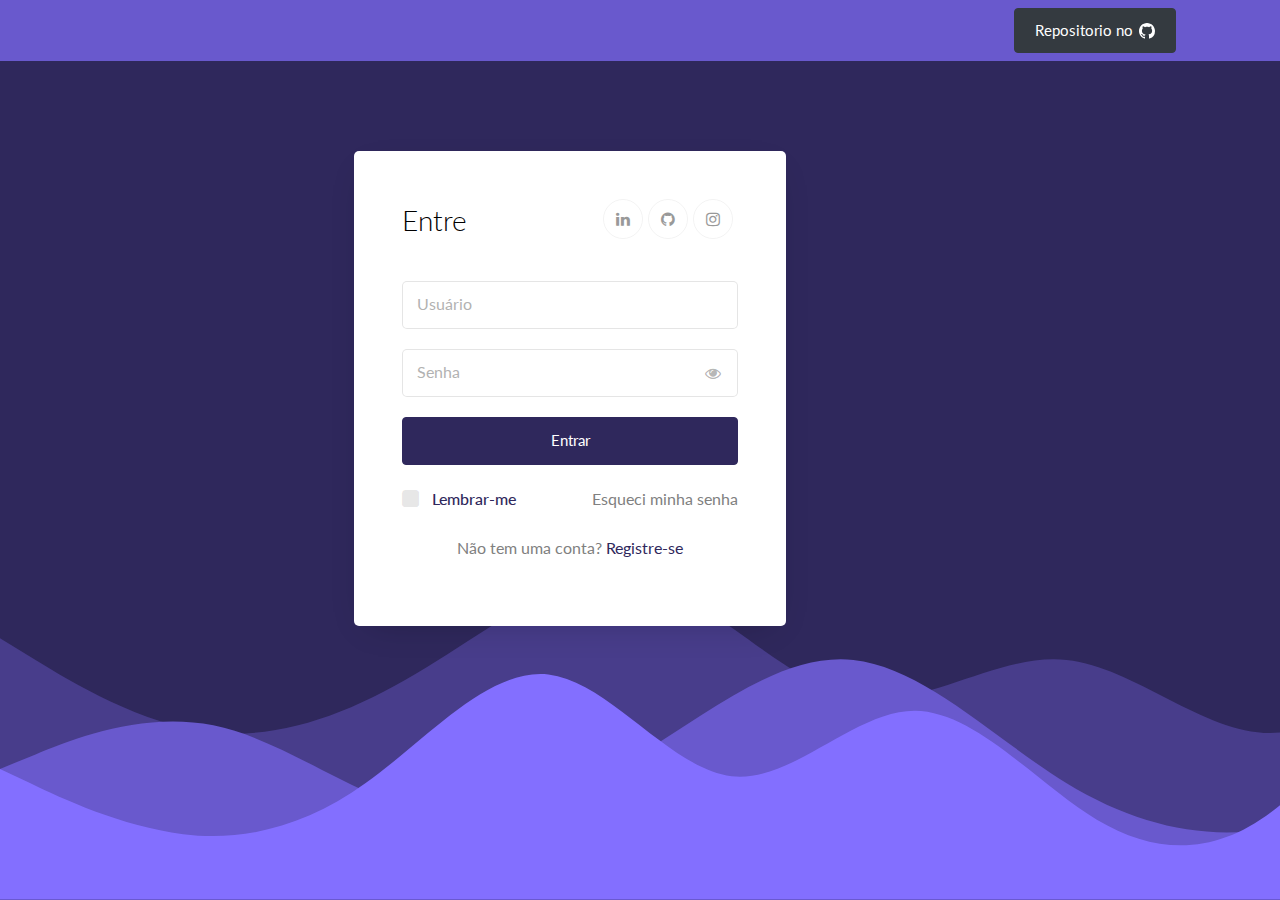
<file: index.html>
<!DOCTYPE html>
<html lang="pt">

<head>
    <meta charset="UTF-8">
    <meta http-equiv="X-UA-Compatible" content="IE=edge">
    <meta name="viewport" content="width=device-width, initial-scale=1.0">
    <title>Portifólio Guilherme Castello</title>
    <link rel="stylesheet" type="text/css" href="css/index.css" media="screen" />
    <link rel="stylesheet" href="https://stackpath.bootstrapcdn.com/bootstrap/4.1.3/css/bootstrap.min.css"
        integrity="sha384-MCw98/SFnGE8fJT3GXwEOngsV7Zt27NXFoaoApmYm81iuXoPkFOJwJ8ERdknLPMO" crossorigin="anonymous">
    <link rel="stylesheet" href="https://fonts.googleapis.com/css?family=Lato:300,400,700&display=swap">
    <link rel="stylesheet" href="https://stackpath.bootstrapcdn.com/font-awesome/4.7.0/css/font-awesome.min.css">
    <link rel="stylesheet" href="css/login.css">
    <link rel="icon" href="/images/favicon-logo.ico" />
</head>

<body>
    <header>
        <!--Navbar-->
        <nav class="navbar navbar-expand-lg navbar-light bg-light" style="background-color: #6959CD !important">
            <a style="display: none" class="navbar-brand" href="index.html">Portifólio Guilherme Castello</a>
            <div style="width: 80%;"></div>
            <a style="display:inline-block" target="_blank" href="https://github.com/castellogui/dashboard-management">
                <button type="button" class="btn btn-dark">Repositorio no
                    <svg style="margin-left: 2px; margin-bottom: 3px;" xmlns="http://www.w3.org/2000/svg" width="16"
                        height="16" fill="currentColor" class="bi bi-github" viewBox="0 0 16 16">
                        <path
                            d="M8 0C3.58 0 0 3.58 0 8c0 3.54 2.29 6.53 5.47 7.59.4.07.55-.17.55-.38 0-.19-.01-.82-.01-1.49-2.01.37-2.53-.49-2.69-.94-.09-.23-.48-.94-.82-1.13-.28-.15-.68-.52-.01-.53.63-.01 1.08.58 1.23.82.72 1.21 1.87.87 2.33.66.07-.52.28-.87.51-1.07-1.78-.2-3.64-.89-3.64-3.95 0-.87.31-1.59.82-2.15-.08-.2-.36-1.02.08-2.12 0 0 .67-.21 2.2.82.64-.18 1.32-.27 2-.27.68 0 1.36.09 2 .27 1.53-1.04 2.2-.82 2.2-.82.44 1.1.16 1.92.08 2.12.51.56.82 1.27.82 2.15 0 3.07-1.87 3.75-3.65 3.95.29.25.54.73.54 1.48 0 1.07-.01 1.93-.01 2.2 0 .21.15.46.55.38A8.012 8.012 0 0 0 16 8c0-4.42-3.58-8-8-8z" />
                    </svg></button>
            </a>
            <a style="display:inline-block" target="_blank" href="https://github.com/castellogui/dashboard-management">
                <svg class="mobile-only-icon" style="transform: scale(2); margin-left: 2px; margin-bottom: 3px;"
                    xmlns="http://www.w3.org/2000/svg" width="16" height="16" fill="currentColor" class="bi bi-github"
                    viewBox="0 0 16 16">
                    <path
                        d="M8 0C3.58 0 0 3.58 0 8c0 3.54 2.29 6.53 5.47 7.59.4.07.55-.17.55-.38 0-.19-.01-.82-.01-1.49-2.01.37-2.53-.49-2.69-.94-.09-.23-.48-.94-.82-1.13-.28-.15-.68-.52-.01-.53.63-.01 1.08.58 1.23.82.72 1.21 1.87.87 2.33.66.07-.52.28-.87.51-1.07-1.78-.2-3.64-.89-3.64-3.95 0-.87.31-1.59.82-2.15-.08-.2-.36-1.02.08-2.12 0 0 .67-.21 2.2.82.64-.18 1.32-.27 2-.27.68 0 1.36.09 2 .27 1.53-1.04 2.2-.82 2.2-.82.44 1.1.16 1.92.08 2.12.51.56.82 1.27.82 2.15 0 3.07-1.87 3.75-3.65 3.95.29.25.54.73.54 1.48 0 1.07-.01 1.93-.01 2.2 0 .21.15.46.55.38A8.012 8.012 0 0 0 16 8c0-4.42-3.58-8-8-8z" />
                </svg>
            </a>
        </nav>
        <!--Navbar-->

        <!--Waves-->
        <svg class="waves" viewBox="0 0 1440 490" version="1.1" xmlns="http://www.w3.org/2000/svg">
            <path class="wave-1" fill="#483D8B"
                d="M0,196L40,220.5C80,245,160,294,240,302.2C320,310,400,278,480,228.7C560,180,640,114,720,130.7C800,147,880,245,960,261.3C1040,278,1120,212,1200,220.5C1280,229,1360,310,1440,302.2C1520,294,1600,196,1680,204.2C1760,212,1840,327,1920,318.5C2000,310,2080,180,2160,147C2240,114,2320,180,2400,220.5C2480,261,2560,278,2640,294C2720,310,2800,327,2880,318.5C2960,310,3040,278,3120,245C3200,212,3280,180,3360,138.8C3440,98,3520,49,3600,98C3680,147,3760,294,3840,334.8C3920,376,4000,310,4080,261.3C4160,212,4240,180,4320,204.2C4400,229,4480,310,4560,310.3C4640,310,4720,229,4800,204.2C4880,180,4960,212,5040,220.5C5120,229,5200,212,5280,187.8C5360,163,5440,131,5520,106.2C5600,82,5680,65,5720,57.2L5760,49L5760,490L5720,490C5680,490,5600,490,5520,490C5440,490,5360,490,5280,490C5200,490,5120,490,5040,490C4960,490,4880,490,4800,490C4720,490,4640,490,4560,490C4480,490,4400,490,4320,490C4240,490,4160,490,4080,490C4000,490,3920,490,3840,490C3760,490,3680,490,3600,490C3520,490,3440,490,3360,490C3280,490,3200,490,3120,490C3040,490,2960,490,2880,490C2800,490,2720,490,2640,490C2560,490,2480,490,2400,490C2320,490,2240,490,2160,490C2080,490,2000,490,1920,490C1840,490,1760,490,1680,490C1600,490,1520,490,1440,490C1360,490,1280,490,1200,490C1120,490,1040,490,960,490C880,490,800,490,720,490C640,490,560,490,480,490C400,490,320,490,240,490C160,490,80,490,40,490L0,490Z">
            </path>
            <path class="wave-2" fill="#6959CD"
                d="M0,343L40,326.7C80,310,160,278,240,294C320,310,400,376,480,392C560,408,640,376,720,326.7C800,278,880,212,960,220.5C1040,229,1120,310,1200,359.3C1280,408,1360,425,1440,408.3C1520,392,1600,343,1680,302.2C1760,261,1840,229,1920,245C2000,261,2080,327,2160,351.2C2240,376,2320,359,2400,326.7C2480,294,2560,245,2640,253.2C2720,261,2800,327,2880,351.2C2960,376,3040,359,3120,294C3200,229,3280,114,3360,98C3440,82,3520,163,3600,236.8C3680,310,3760,376,3840,351.2C3920,327,4000,212,4080,171.5C4160,131,4240,163,4320,179.7C4400,196,4480,196,4560,204.2C4640,212,4720,229,4800,245C4880,261,4960,278,5040,269.5C5120,261,5200,229,5280,212.3C5360,196,5440,196,5520,196C5600,196,5680,196,5720,196L5760,196L5760,490L5720,490C5680,490,5600,490,5520,490C5440,490,5360,490,5280,490C5200,490,5120,490,5040,490C4960,490,4880,490,4800,490C4720,490,4640,490,4560,490C4480,490,4400,490,4320,490C4240,490,4160,490,4080,490C4000,490,3920,490,3840,490C3760,490,3680,490,3600,490C3520,490,3440,490,3360,490C3280,490,3200,490,3120,490C3040,490,2960,490,2880,490C2800,490,2720,490,2640,490C2560,490,2480,490,2400,490C2320,490,2240,490,2160,490C2080,490,2000,490,1920,490C1840,490,1760,490,1680,490C1600,490,1520,490,1440,490C1360,490,1280,490,1200,490C1120,490,1040,490,960,490C880,490,800,490,720,490C640,490,560,490,480,490C400,490,320,490,240,490C160,490,80,490,40,490L0,490Z">
            </path>
            <path class="wave-3" fill="#836FFF"
                d="M0,343L34.3,359.3C68.6,376,137,408,206,416.5C274.3,425,343,408,411,359.3C480,310,549,229,617,236.8C685.7,245,754,343,823,351.2C891.4,359,960,278,1029,277.7C1097.1,278,1166,359,1234,400.2C1302.9,441,1371,441,1440,383.8C1508.6,327,1577,212,1646,187.8C1714.3,163,1783,229,1851,253.2C1920,278,1989,261,2057,285.8C2125.7,310,2194,376,2263,367.5C2331.4,359,2400,278,2469,269.5C2537.1,261,2606,327,2674,326.7C2742.9,327,2811,261,2880,204.2C2948.6,147,3017,98,3086,98C3154.3,98,3223,147,3291,212.3C3360,278,3429,359,3497,383.8C3565.7,408,3634,376,3703,326.7C3771.4,278,3840,212,3909,179.7C3977.1,147,4046,147,4114,122.5C4182.9,98,4251,49,4320,73.5C4388.6,98,4457,196,4526,261.3C4594.3,327,4663,359,4731,343C4800,327,4869,261,4903,228.7L4937.1,196L4937.1,490L4902.9,490C4868.6,490,4800,490,4731,490C4662.9,490,4594,490,4526,490C4457.1,490,4389,490,4320,490C4251.4,490,4183,490,4114,490C4045.7,490,3977,490,3909,490C3840,490,3771,490,3703,490C3634.3,490,3566,490,3497,490C3428.6,490,3360,490,3291,490C3222.9,490,3154,490,3086,490C3017.1,490,2949,490,2880,490C2811.4,490,2743,490,2674,490C2605.7,490,2537,490,2469,490C2400,490,2331,490,2263,490C2194.3,490,2126,490,2057,490C1988.6,490,1920,490,1851,490C1782.9,490,1714,490,1646,490C1577.1,490,1509,490,1440,490C1371.4,490,1303,490,1234,490C1165.7,490,1097,490,1029,490C960,490,891,490,823,490C754.3,490,686,490,617,490C548.6,490,480,490,411,490C342.9,490,274,490,206,490C137.1,490,69,490,34,490L0,490Z">
            </path>
        </svg>
        <!--Waves-->

        <!--Login-->
        <div class="container">
            <div class="col-md-7 col-lg-5">
                <div class="wrap">
                    <div class="login-wrap p-4 p-md-5">
                        <div class="d-flex">
                            <div class="w-100">
                                <h3 class="mb-4">Entre</h3>
                            </div>
                            <div class="w-100">
                                <p class="social-media d-flex justify-content-end">
                                    <a target="_blank" href="https://www.linkedin.com/in/guilherme-castello-57753b1b3/"
                                        class="social-icon d-flex align-items-center justify-content-center"><span
                                            class="fa fa-linkedin"></span></a>
                                    <a target="_blank" href="https://github.com/castellogui"
                                        class="social-icon d-flex align-items-center justify-content-center"><span
                                            class="fa fa-github"></span></a>
                                    <a target="_blank" href="https://www.instagram.com/ocastellogui"
                                        class="social-icon d-flex align-items-center justify-content-center"><span
                                            class="fa fa-instagram"></span></a>
                                </p>
                            </div>
                        </div>
                        <form action="pages/dashboard.html" onsubmit="return validarUsuario(this)" id="form"
                            class="signin-form">
                            <div class="form-group mt-3">
                                <input onfocus="retirarMensagem()" id="user-field" type="text" class="form-control"
                                    required>
                                <label class="form-control-placeholder" for="username">Usuário</label>
                            </div>
                            <div class="form-group">
                                <input onfocus="retirarMensagem()" id="password-field" type="password"
                                    class="form-control" required>
                                <label class="form-control-placeholder" for="password">Senha</label>
                                <span toggle="#password-field"
                                    class="fa fa-fw fa-eye field-icon toggle-password"></span>
                            </div>
                            <div class="form-group">
                                <button type="submit"
                                    class="form-control btn btn-primary rounded submit px-3">Entrar</button>
                            </div>
                            <div id="error-message" class="alert alert-danger" style="display: none;" role="alert">
                            </div>
                            <div class="form-group d-md-flex">
                                <div class="w-50 text-left">
                                    <label class="checkbox-wrap checkbox-primary mb-0">Lembrar-me
                                        <input type="checkbox">
                                        <span class="checkmark"></span>
                                    </label>
                                </div>
                                <div class="w-50 text-md-right">
                                    <a href="#">Esqueci minha senha</a>
                                </div>
                            </div>
                        </form>
                        <p class="text-center">Não tem uma conta? <a data-toggle="tab" href="#signup">Registre-se</a>
                        </p>
                    </div>
                </div>
            </div>
        </div>
        <!--Login-->

    </header>

    <script src="js/jquery.min.js"></script>
    <script src="js/index.js"></script>
</body>

</html>
</file>
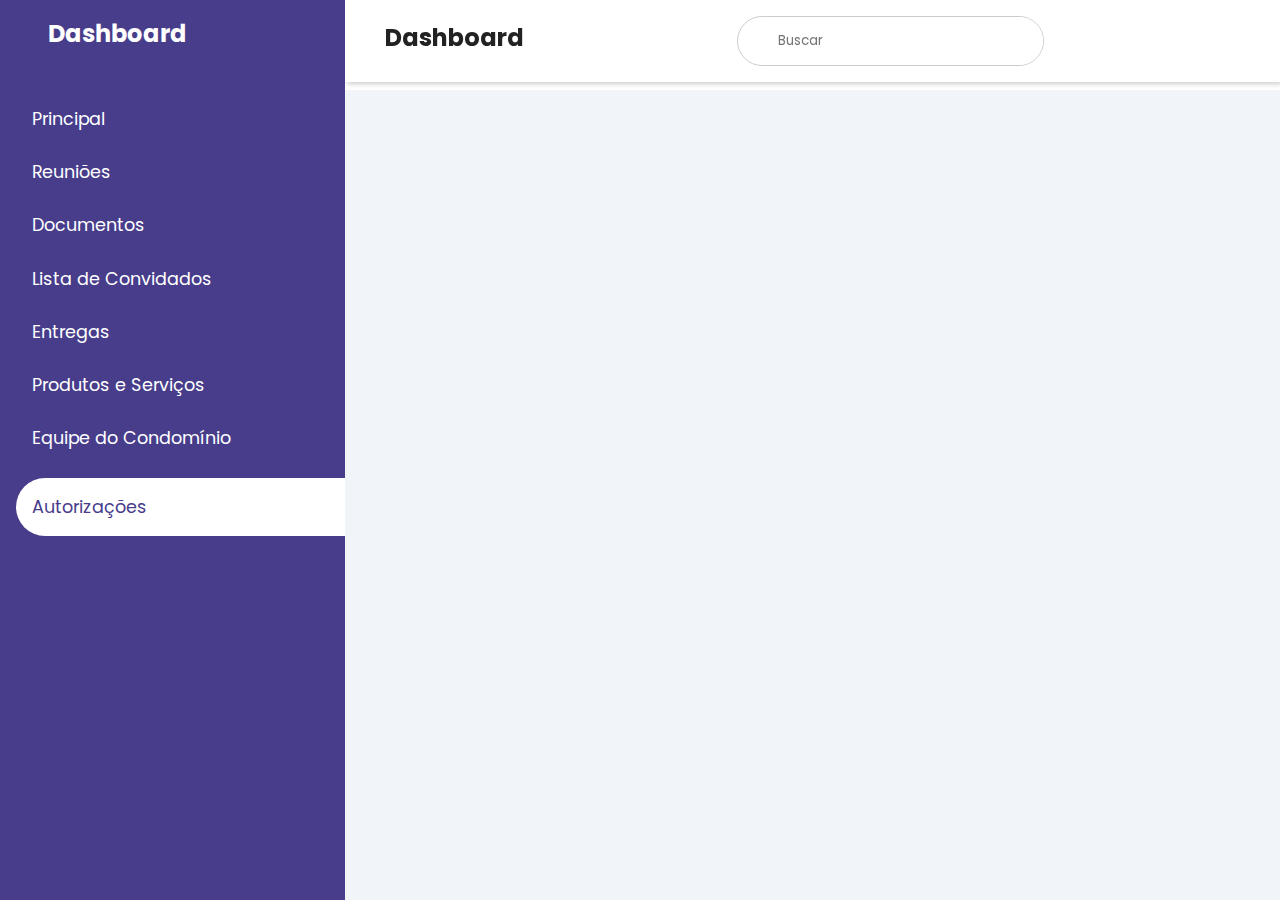
<file: pages/autorizacoes.html>
<!DOCTYPE html>
<html lang="pt-BR">

<head>
    <meta charset="UTF-8">
    <meta http-equiv="X-UA-Compatible" content="IE=edge">
    <meta name="viewport" content="width=device-width, initial-scale=1, maximum-scale=1">
    <title>Dashboard</title>
    <link rel="stylesheet" href="/css/pages/dashboard.css" />
    <link rel="icon" href="/images/favicon-logo.ico" media="screen" />
    <link rel="stylesheet"
        href="https://maxst.icons8.com/vue-static/landings/line-awesome/line-awesome/1.3.0/css/line-awesome.min.css">

</head>


<body>
    <input type="checkbox" id="nav-toggle">
    <div class="sidebar">
        <div class="sidebar-brand">
            <h2><span class="las la-leaf"></span><span>Dashboard</span></h2>
        </div>
        <div class="sidebar-menu">
            <ul>
                <li>
                    <a href="/pages/dashboard.html"><i class="las la-home"></i>
                        <span>Principal</span></a>
                </li>
                <li>
                    <a href="/pages/reunioes.html"><i class="las la-users"></i>
                        <span>Reuniões</span></a>
                </li>
                <li>
                    <a href="/pages/documentos.html"><i class="las la-file-pdf"></i></span>
                        <span>Documentos</span></a>
                </li>
                <li>
                    <a href="/pages/listaConvidados.html"><i class="las la-clipboard-list"></i>
                        <span>Lista de Convidados</span></a>
                </li>
                <li>
                    <a href="/pages/entregas.html"><i class="las la-truck"></i>
                        <span>Entregas</span></a>
                </li>
                <li>
                    <a href="/pages/produtosServicos.html"><i class="las la-concierge-bell"></i>
                        <span>Produtos e Serviços</span></a>
                </li>
                <li>
                    <a href="/pages/equipe.html"><i class="las la-user-circle"></i>
                        <span>Equipe do Condomínio</span></a>
                </li>
                <li>
                    <a href="/pages/autorizacoes.html" class="active"><i class="las la-unlock-alt"></i>
                        <span>Autorizações</span></a>
                </li>
            </ul>
        </div>
    </div>
    <div class="main-content">
        <header>
            <h2>
                <label for="nav-toggle">
                    <span class="las la-bars"></span>
                </label> Dashboard
            </h2>

            <div class="search-wrapper">
                <span class="las la-search"></span>
                <input type="search" placeholder="Buscar">
            </div>

            <div id="usuario-info" class="user-wrapper"></div>
        </header>
        <main>

        </main>
    </div>

    <script src="/js/jquery.min.js"></script>
    <script src="/js/pages/dashboard.js"></script>
    <script src="/js/pages/autorizacoes.js"></script>

</body>

</html>
</file>
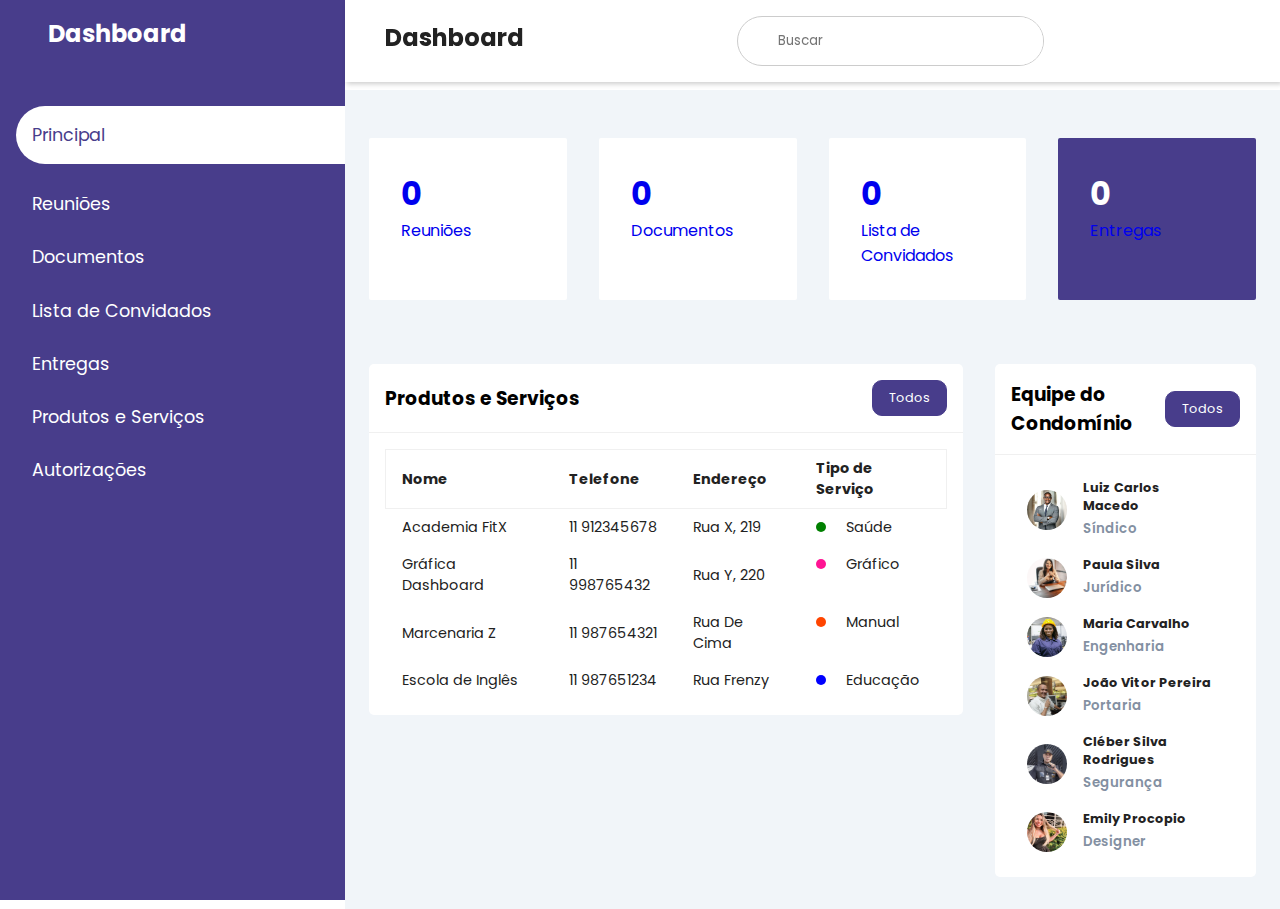
<file: pages/dashboard.html>
<!DOCTYPE html>
<html lang="pt-BR">

<head>
    <meta charset="UTF-8">
    <meta http-equiv="X-UA-Compatible" content="IE=edge">
    <meta name="viewport" content="width=device-width, initial-scale=1, maximum-scale=1">
    <title>Dashboard</title>
    <link rel="stylesheet" href="/css/pages/dashboard.css" />
    <link rel="icon" href="/images/favicon-logo.ico" media="screen" />
    <link rel="stylesheet"
        href="https://maxst.icons8.com/vue-static/landings/line-awesome/line-awesome/1.3.0/css/line-awesome.min.css">

</head>


<body>
    <input type="checkbox" id="nav-toggle">
    <div class="sidebar">
        <div class="sidebar-brand">
            <h2><span class="las la-leaf"></span><span>Dashboard</span></h2>
        </div>
        <div class="sidebar-menu">
            <ul>
                <li>
                    <a href="/pages/dashboard.html" class="active"><i class="las la-home"></i>
                        <span>Principal</span></a>
                </li>
                <li>
                    <a href="/pages/reunioes.html"><i class="las la-users"></i>
                        <span>Reuniões</span></a>
                </li>
                <li>
                    <a href="/pages/documentos.html"><i class="las la-file-pdf"></i></span>
                        <span>Documentos</span></a>
                </li>
                <li>
                    <a href="/pages/listaConvidados.html"><i class="las la-clipboard-list"></i>
                        <span>Lista de Convidados</span></a>
                </li>
                <li>
                    <a href="/pages/entregas.html"><i class="las la-truck"></i>
                        <span>Entregas</span></a>
                </li>
                <li>
                    <a href="/pages/produtosServicos.html"><i class="las la-concierge-bell"></i>
                        <span>Produtos e Serviços</span></a>
                </li>
                <li>
                    <a href="/pages/autorizacoes.html"><i class="las la-unlock-alt"></i>
                        <span>Autorizações</span></a>
                </li>
            </ul>
        </div>
    </div>
    <div class="main-content">
        <header>
            <h2>
                <label for="nav-toggle">
                    <span class="las la-bars"></span>
                </label> Dashboard
            </h2>

            <div class="search-wrapper">
                <span class="las la-search"></span>
                <input type="search" placeholder="Buscar">
            </div>

            <div id="usuario-info" class="user-wrapper"></div>
        </header>
        <main>
            <div class="cards">
                <div class="card-single">
                    <a href="/pages/reunioes.html" id="reunioes">
                    </a>
                    <div>
                        <span class="las la-users"></span>
                    </div>
                </div>
                <div class="card-single">
                    <a href="/pages/documentos.html" id="documentos">
                    </a>
                    <div>
                        <span class="las la-file-pdf"></span>
                    </div>
                </div>
                <div class="card-single">
                    <a href="/pages/listaConvidados.html" id="listaConvidados">
                    </a>
                    <div>
                        <span class="las la-clipboard-list"></span>
                    </div>
                </div>
                <div class="card-single">
                    <a href="/pages/entregas.html" id="entregas">
                    </a>
                    <div>
                        <span class="las la-truck"></span>
                    </div>
                </div>
            </div>

            <div class="recent-grid">
                <div class="projects">
                    <div class="card">
                        <div class="card-header">
                            <h3>Produtos e Serviços</h3>
                            <button>Todos <span class="las la-arrow-right"></span></button>
                        </div>
                        <div class="card-body">
                            <div id="table-responsive"></div>
                        </div>
                    </div>
                </div>
                <div class="customers">
                    <div class="card">
                        <div class="card-header">
                            <h3>Equipe do Condomínio</h3>
                            <button>Todos <span class="las la-arrow-right"></span></button>
                        </div>
                        <div class="card-body">
                            <ol id="funcionarios"></ol>
                        </div>
                    </div>
                </div>
            </div>
        </main>
    </div>

    <script src="/js/jquery.min.js"></script>
    <script src="/js/pages/dashboard.js"></script>

</body>

</html>
</file>
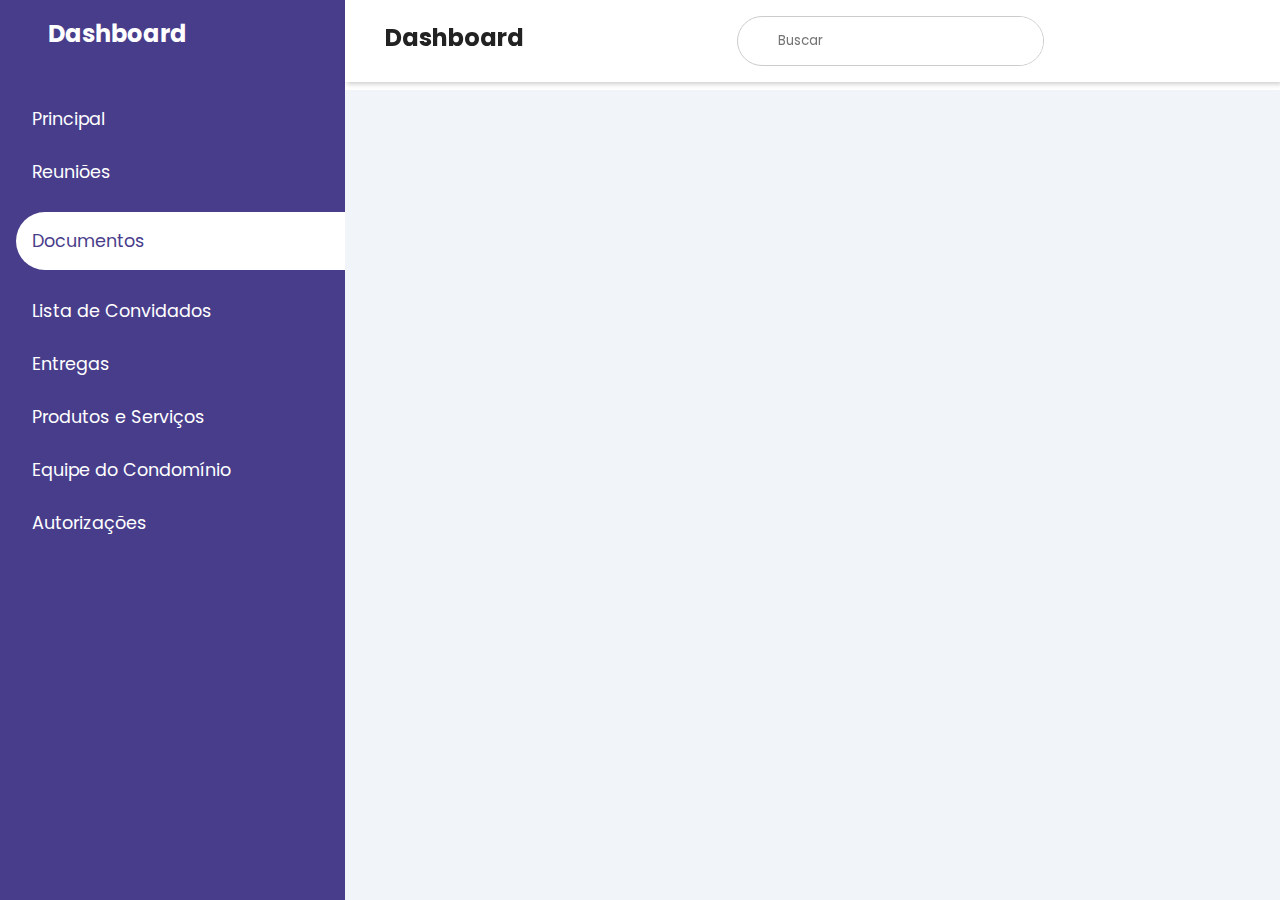
<file: pages/documentos.html>
<!DOCTYPE html>
<html lang="pt-BR">

<head>
    <meta charset="UTF-8">
    <meta http-equiv="X-UA-Compatible" content="IE=edge">
    <meta name="viewport" content="width=device-width, initial-scale=1, maximum-scale=1">
    <title>Dashboard</title>
    <link rel="stylesheet" href="/css/pages/dashboard.css" />
    <link rel="icon" href="/images/favicon-logo.ico" media="screen" />
    <link rel="stylesheet"
        href="https://maxst.icons8.com/vue-static/landings/line-awesome/line-awesome/1.3.0/css/line-awesome.min.css">

</head>


<body>
    <input type="checkbox" id="nav-toggle">
    <div class="sidebar">
        <div class="sidebar-brand">
            <h2><span class="las la-leaf"></span><span>Dashboard</span></h2>
        </div>
        <div class="sidebar-menu">
            <ul>
                <li>
                    <a href="/pages/dashboard.html"><i class="las la-home"></i>
                        <span>Principal</span></a>
                </li>
                <li>
                    <a href="/pages/reunioes.html"><i class="las la-users"></i>
                        <span>Reuniões</span></a>
                </li>
                <li>
                    <a href="/pages/documentos.html" class="active"><i class="las la-file-pdf"></i></span>
                        <span>Documentos</span></a>
                </li>
                <li>
                    <a href="/pages/listaConvidados.html"><i class="las la-clipboard-list"></i>
                        <span>Lista de Convidados</span></a>
                </li>
                <li>
                    <a href="/pages/entregas.html"><i class="las la-truck"></i>
                        <span>Entregas</span></a>
                </li>
                <li>
                    <a href="/pages/produtosServicos.html"><i class="las la-concierge-bell"></i>
                        <span>Produtos e Serviços</span></a>
                </li>
                <li>
                    <a href="/pages/equipe.html"><i class="las la-user-circle"></i>
                        <span>Equipe do Condomínio</span></a>
                </li>
                <li>
                    <a href="/pages/autorizacoes.html"><i class="las la-unlock-alt"></i>
                        <span>Autorizações</span></a>
                </li>
            </ul>
        </div>
    </div>
    <div class="main-content">
        <header>
            <h2>
                <label for="nav-toggle">
                    <span class="las la-bars"></span>
                </label> Dashboard
            </h2>

            <div class="search-wrapper">
                <span class="las la-search"></span>
                <input type="search" placeholder="Buscar">
            </div>

            <div id="usuario-info" class="user-wrapper"></div>
        </header>
        <main>

        </main>
    </div>

    <script src="/js/jquery.min.js"></script>
    <script src="/js/pages/dashboard.js"></script>
    <script src="/js/pages/documentos.js"></script>

</body>

</html>
</file>
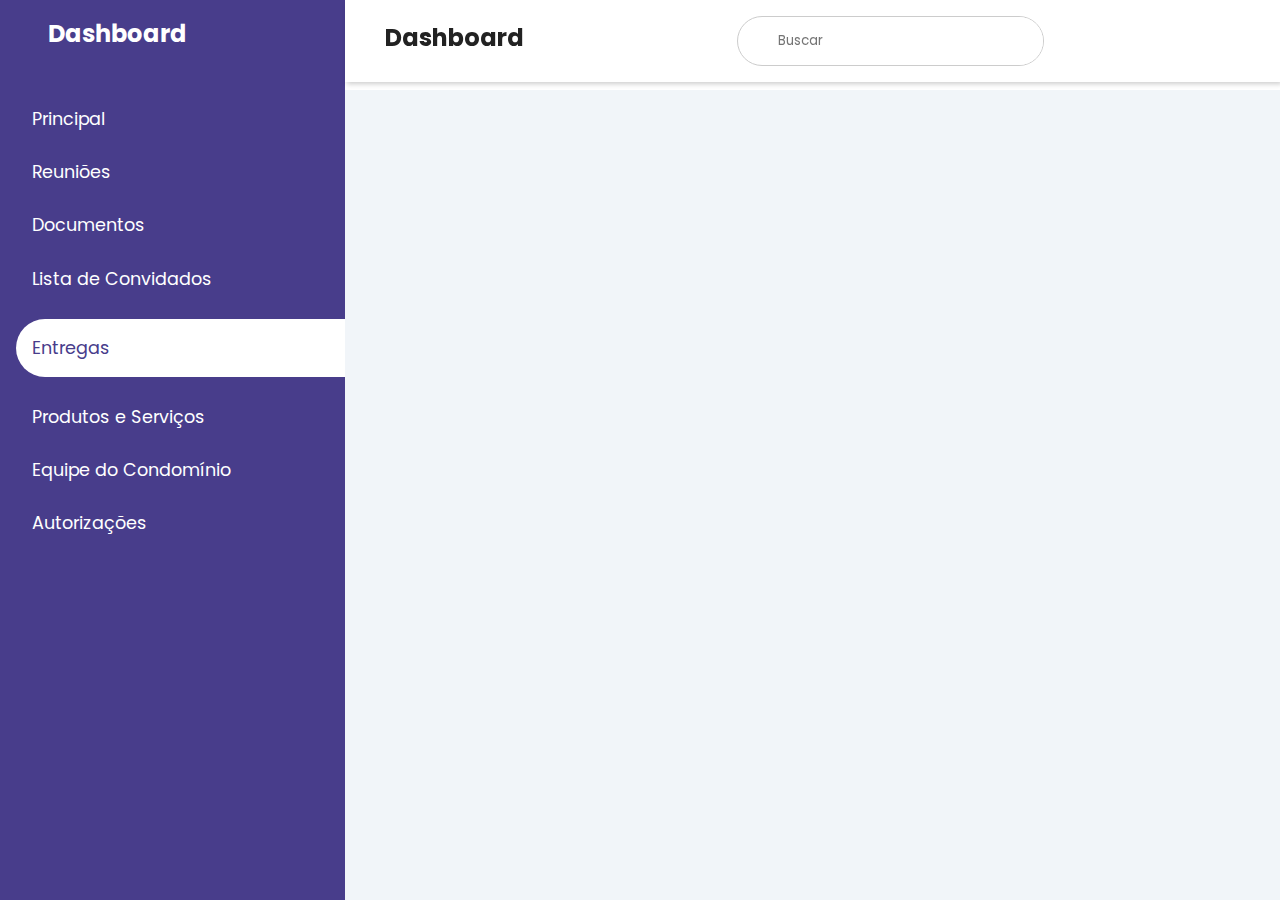
<file: pages/entregas.html>
<!DOCTYPE html>
<html lang="pt-BR">

<head>
    <meta charset="UTF-8">
    <meta http-equiv="X-UA-Compatible" content="IE=edge">
    <meta name="viewport" content="width=device-width, initial-scale=1, maximum-scale=1">
    <title>Dashboard</title>
    <link rel="stylesheet" href="/css/pages/dashboard.css" />
    <link rel="icon" href="/images/favicon-logo.ico" media="screen" />
    <link rel="stylesheet"
        href="https://maxst.icons8.com/vue-static/landings/line-awesome/line-awesome/1.3.0/css/line-awesome.min.css">

</head>


<body>
    <input type="checkbox" id="nav-toggle">
    <div class="sidebar">
        <div class="sidebar-brand">
            <h2><span class="las la-leaf"></span><span>Dashboard</span></h2>
        </div>
        <div class="sidebar-menu">
            <ul>
                <li>
                    <a href="/pages/dashboard.html"><i class="las la-home"></i>
                        <span>Principal</span></a>
                </li>
                <li>
                    <a href="/pages/reunioes.html"><i class="las la-users"></i>
                        <span>Reuniões</span></a>
                </li>
                <li>
                    <a href="/pages/documentos.html"><i class="las la-file-pdf"></i></span>
                        <span>Documentos</span></a>
                </li>
                <li>
                    <a href="/pages/listaConvidados.html"><i class="las la-clipboard-list"></i>
                        <span>Lista de Convidados</span></a>
                </li>
                <li>
                    <a href="/pages/entregas.html" class="active"><i class="las la-truck"></i>
                        <span>Entregas</span></a>
                </li>
                <li>
                    <a href="/pages/produtosServicos.html"><i class="las la-concierge-bell"></i>
                        <span>Produtos e Serviços</span></a>
                </li>
                <li>
                    <a href="/pages/equipe.html"><i class="las la-user-circle"></i>
                        <span>Equipe do Condomínio</span></a>
                </li>
                <li>
                    <a href="/pages/autorizacoes.html"><i class="las la-unlock-alt"></i>
                        <span>Autorizações</span></a>
                </li>
            </ul>
        </div>
    </div>
    <div class="main-content">
        <header>
            <h2>
                <label for="nav-toggle">
                    <span class="las la-bars"></span>
                </label> Dashboard
            </h2>

            <div class="search-wrapper">
                <span class="las la-search"></span>
                <input type="search" placeholder="Buscar">
            </div>

            <div id="usuario-info" class="user-wrapper"></div>
        </header>
        <main>

        </main>
    </div>

    <script src="/js/jquery.min.js"></script>
    <script src="/js/pages/dashboard.js"></script>
    <script src="/js/pages/entregas.js"></script>

</body>

</html>
</file>
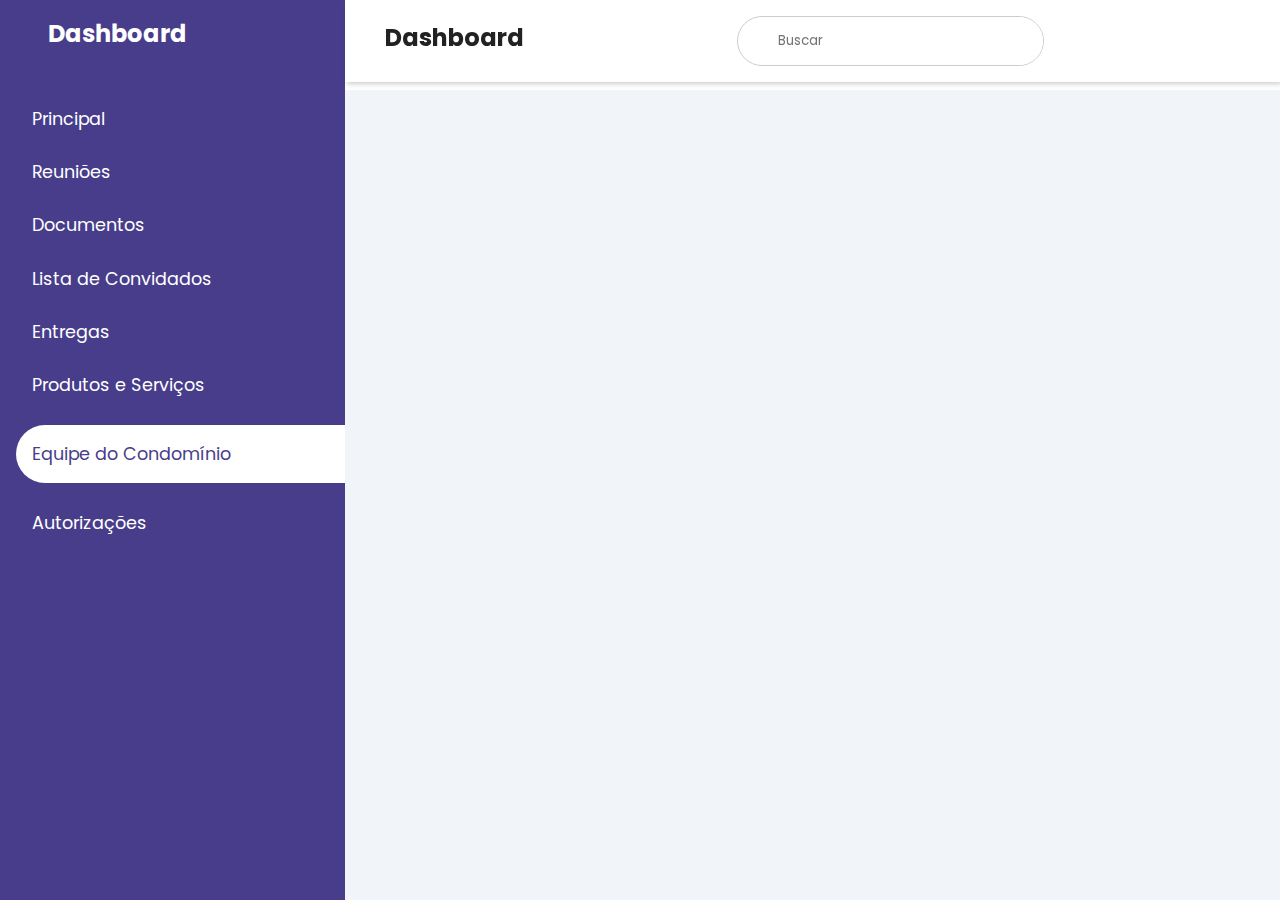
<file: pages/equipe.html>
<!DOCTYPE html>
<html lang="pt-BR">

<head>
    <meta charset="UTF-8">
    <meta http-equiv="X-UA-Compatible" content="IE=edge">
    <meta name="viewport" content="width=device-width, initial-scale=1, maximum-scale=1">
    <title>Dashboard</title>
    <link rel="stylesheet" href="/css/pages/dashboard.css" />
    <link rel="icon" href="/images/favicon-logo.ico" media="screen" />
    <link rel="stylesheet"
        href="https://maxst.icons8.com/vue-static/landings/line-awesome/line-awesome/1.3.0/css/line-awesome.min.css">

</head>


<body>
    <input type="checkbox" id="nav-toggle">
    <div class="sidebar">
        <div class="sidebar-brand">
            <h2><span class="las la-leaf"></span><span>Dashboard</span></h2>
        </div>
        <div class="sidebar-menu">
            <ul>
                <li>
                    <a href="/pages/dashboard.html"><i class="las la-home"></i>
                        <span>Principal</span></a>
                </li>
                <li>
                    <a href="/pages/reuniao.html"><i class="las la-users"></i>
                        <span>Reuniões</span></a>
                </li>
                <li>
                    <a href="/pages/documentos.html"><i class="las la-file-pdf"></i></span>
                        <span>Documentos</span></a>
                </li>
                <li>
                    <a href="/pages/listaConvidados.html"><i class="las la-clipboard-list"></i>
                        <span>Lista de Convidados</span></a>
                </li>
                <li>
                    <a href="/pages/entregas.html"><i class="las la-truck"></i>
                        <span>Entregas</span></a>
                </li>
                <li>
                    <a href="/pages/produtosServicos.html"><i class="las la-concierge-bell"></i>
                        <span>Produtos e Serviços</span></a>
                </li>
                <li>
                    <a href="/pages/equipe.html" class="active"><i class="las la-user-circle"></i>
                        <span>Equipe do Condomínio</span></a>
                </li>
                <li>
                    <a href="/pages/autorizacoes.html"><i class="las la-unlock-alt"></i>
                        <span>Autorizações</span></a>
                </li>
            </ul>
        </div>
    </div>
    <div class="main-content">
        <header>
            <h2>
                <label for="nav-toggle">
                    <span class="las la-bars"></span>
                </label> Dashboard
            </h2>

            <div class="search-wrapper">
                <span class="las la-search"></span>
                <input type="search" placeholder="Buscar">
            </div>

            <div id="usuario-info" class="user-wrapper"></div>
        </header>
        <main>

        </main>
    </div>

    <script src="/js/jquery.min.js"></script>
    <script src="/js/pages/dashboard.js"></script>
    <script src="/js/pages/equipe.js"></script>

</body>

</html>
</file>
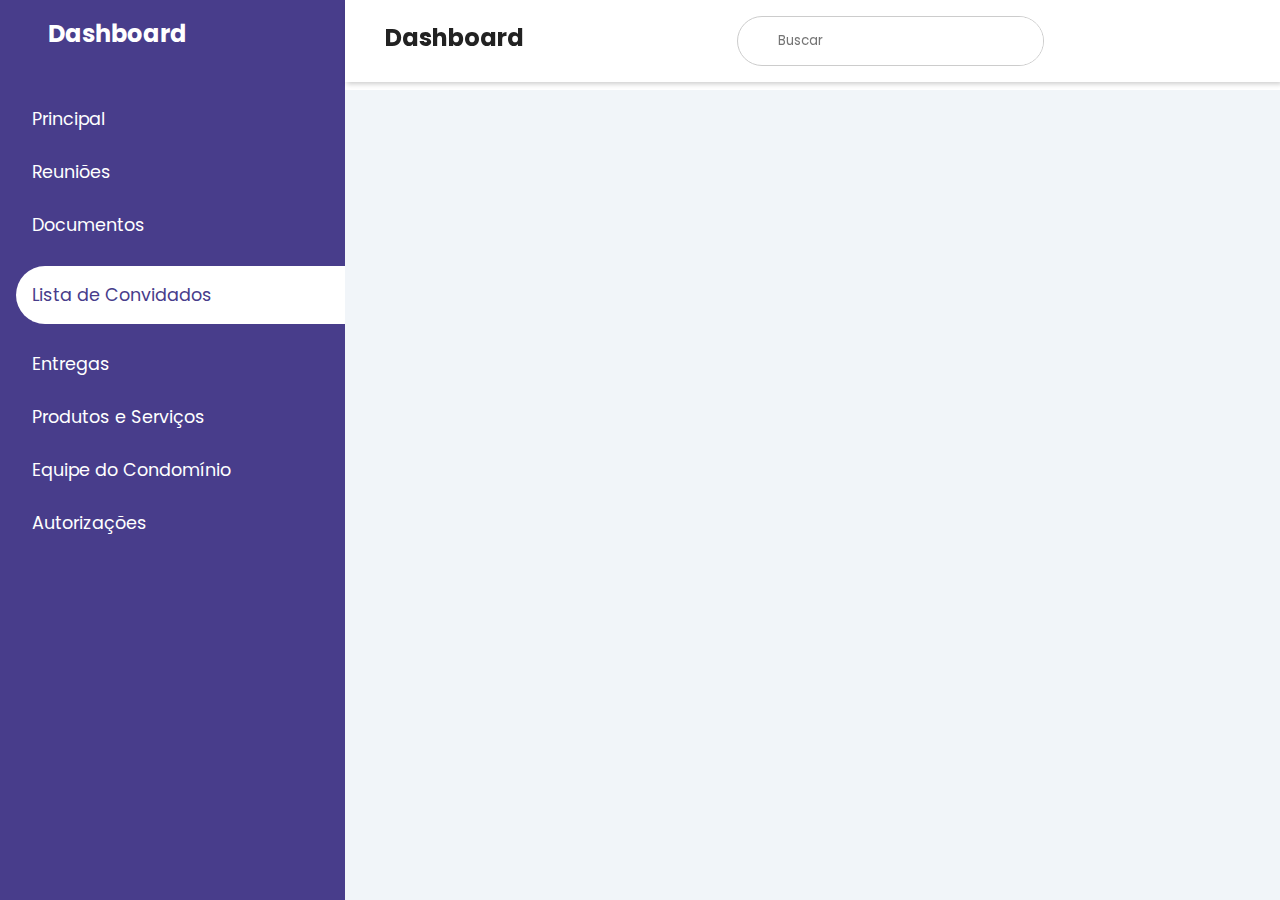
<file: pages/listaConvidados.html>
<!DOCTYPE html>
<html lang="pt-BR">

<head>
    <meta charset="UTF-8">
    <meta http-equiv="X-UA-Compatible" content="IE=edge">
    <meta name="viewport" content="width=device-width, initial-scale=1, maximum-scale=1">
    <title>Dashboard</title>
    <link rel="stylesheet" href="/css/pages/dashboard.css" />
    <link rel="icon" href="/images/favicon-logo.ico" media="screen" />
    <link rel="stylesheet"
        href="https://maxst.icons8.com/vue-static/landings/line-awesome/line-awesome/1.3.0/css/line-awesome.min.css">

</head>


<body>
    <input type="checkbox" id="nav-toggle">
    <div class="sidebar">
        <div class="sidebar-brand">
            <h2><span class="las la-leaf"></span><span>Dashboard</span></h2>
        </div>
        <div class="sidebar-menu">
            <ul>
                <li>
                    <a href="/pages/dashboard.html"><i class="las la-home"></i>
                        <span>Principal</span></a>
                </li>
                <li>
                    <a href="/pages/reunioes.html"><i class="las la-users"></i>
                        <span>Reuniões</span></a>
                </li>
                <li>
                    <a href="/pages/documentos.html"><i class="las la-file-pdf"></i></span>
                        <span>Documentos</span></a>
                </li>
                <li>
                    <a href="/pages/listaConvidados.html" class="active"><i class="las la-clipboard-list"></i>
                        <span>Lista de Convidados</span></a>
                </li>
                <li>
                    <a href="/pages/entregas.html"><i class="las la-truck"></i>
                        <span>Entregas</span></a>
                </li>
                <li>
                    <a href="/pages/produtosServicos.html"><i class="las la-concierge-bell"></i>
                        <span>Produtos e Serviços</span></a>
                </li>
                <li>
                    <a href="/pages/equipe.html"><i class="las la-user-circle"></i>
                        <span>Equipe do Condomínio</span></a>
                </li>
                <li>
                    <a href="/pages/autorizacoes.html"><i class="las la-unlock-alt"></i>
                        <span>Autorizações</span></a>
                </li>
            </ul>
        </div>
    </div>
    <div class="main-content">
        <header>
            <h2>
                <label for="nav-toggle">
                    <span class="las la-bars"></span>
                </label> Dashboard
            </h2>

            <div class="search-wrapper">
                <span class="las la-search"></span>
                <input type="search" placeholder="Buscar">
            </div>

            <div id="usuario-info" class="user-wrapper"></div>
        </header>
        <main>

        </main>
    </div>

    <script src="/js/jquery.min.js"></script>
    <script src="/js/pages/dashboard.js"></script>
    <script src="/js/pages/listaConvidados.js"></script>

</body>

</html>
</file>
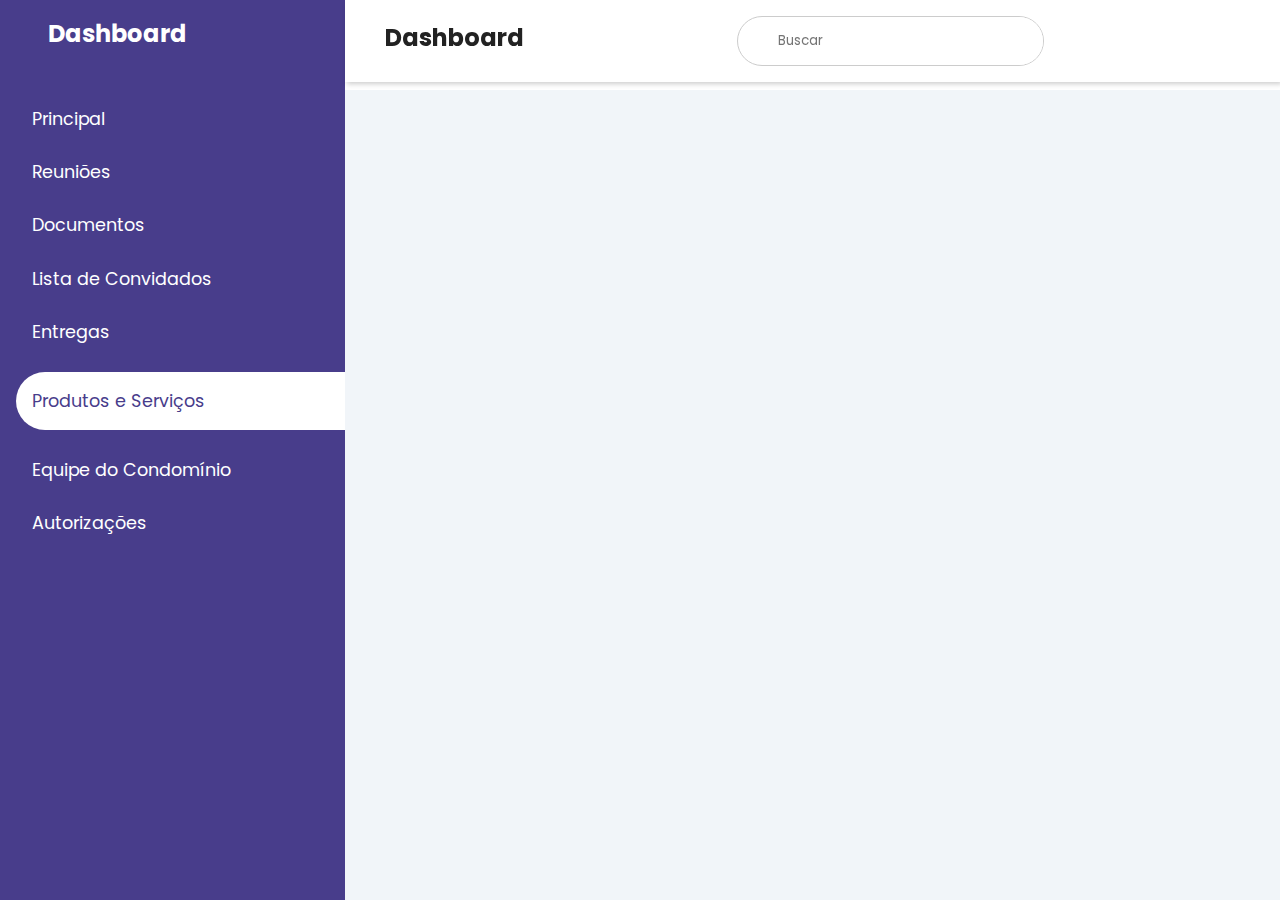
<file: pages/produtosServicos.html>
<!DOCTYPE html>
<html lang="pt-BR">

<head>
    <meta charset="UTF-8">
    <meta http-equiv="X-UA-Compatible" content="IE=edge">
    <meta name="viewport" content="width=device-width, initial-scale=1, maximum-scale=1">
    <title>Dashboard</title>
    <link rel="stylesheet" href="/css/pages/dashboard.css" />
    <link rel="icon" href="/images/favicon-logo.ico" media="screen" />
    <link rel="stylesheet"
        href="https://maxst.icons8.com/vue-static/landings/line-awesome/line-awesome/1.3.0/css/line-awesome.min.css">

</head>


<body>
    <input type="checkbox" id="nav-toggle">
    <div class="sidebar">
        <div class="sidebar-brand">
            <h2><span class="las la-leaf"></span><span>Dashboard</span></h2>
        </div>
        <div class="sidebar-menu">
            <ul>
                <li>
                    <a href="/pages/dashboard.html"><i class="las la-home"></i>
                        <span>Principal</span></a>
                </li>
                <li>
                    <a href="/pages/reunioes.html"><i class="las la-users"></i>
                        <span>Reuniões</span></a>
                </li>
                <li>
                    <a href="/pages/documentos.html"><i class="las la-file-pdf"></i></span>
                        <span>Documentos</span></a>
                </li>
                <li>
                    <a href="/pages/listaConvidados.html"><i class="las la-clipboard-list"></i>
                        <span>Lista de Convidados</span></a>
                </li>
                <li>
                    <a href="/pages/entregas.html"><i class="las la-truck"></i>
                        <span>Entregas</span></a>
                </li>
                <li>
                    <a href="/pages/produtosServicos.html" class="active"><i class="las la-concierge-bell"></i>
                        <span>Produtos e Serviços</span></a>
                </li>
                <li>
                    <a href="/pages/equipe.html"><i class="las la-user-circle"></i>
                        <span>Equipe do Condomínio</span></a>
                </li>
                <li>
                    <a href="/pages/autorizacoes.html"><i class="las la-unlock-alt"></i>
                        <span>Autorizações</span></a>
                </li>
            </ul>
        </div>
    </div>
    <div class="main-content">
        <header>
            <h2>
                <label for="nav-toggle">
                    <span class="las la-bars"></span>
                </label> Dashboard
            </h2>

            <div class="search-wrapper">
                <span class="las la-search"></span>
                <input type="search" placeholder="Buscar">
            </div>

            <div id="usuario-info" class="user-wrapper"></div>
        </header>
        <main>

        </main>
    </div>

    <script src="/js/jquery.min.js"></script>
    <script src="/js/pages/dashboard.js"></script>
    <script src="/js/pages/produtosServicos.js"></script>

</body>

</html>
</file>
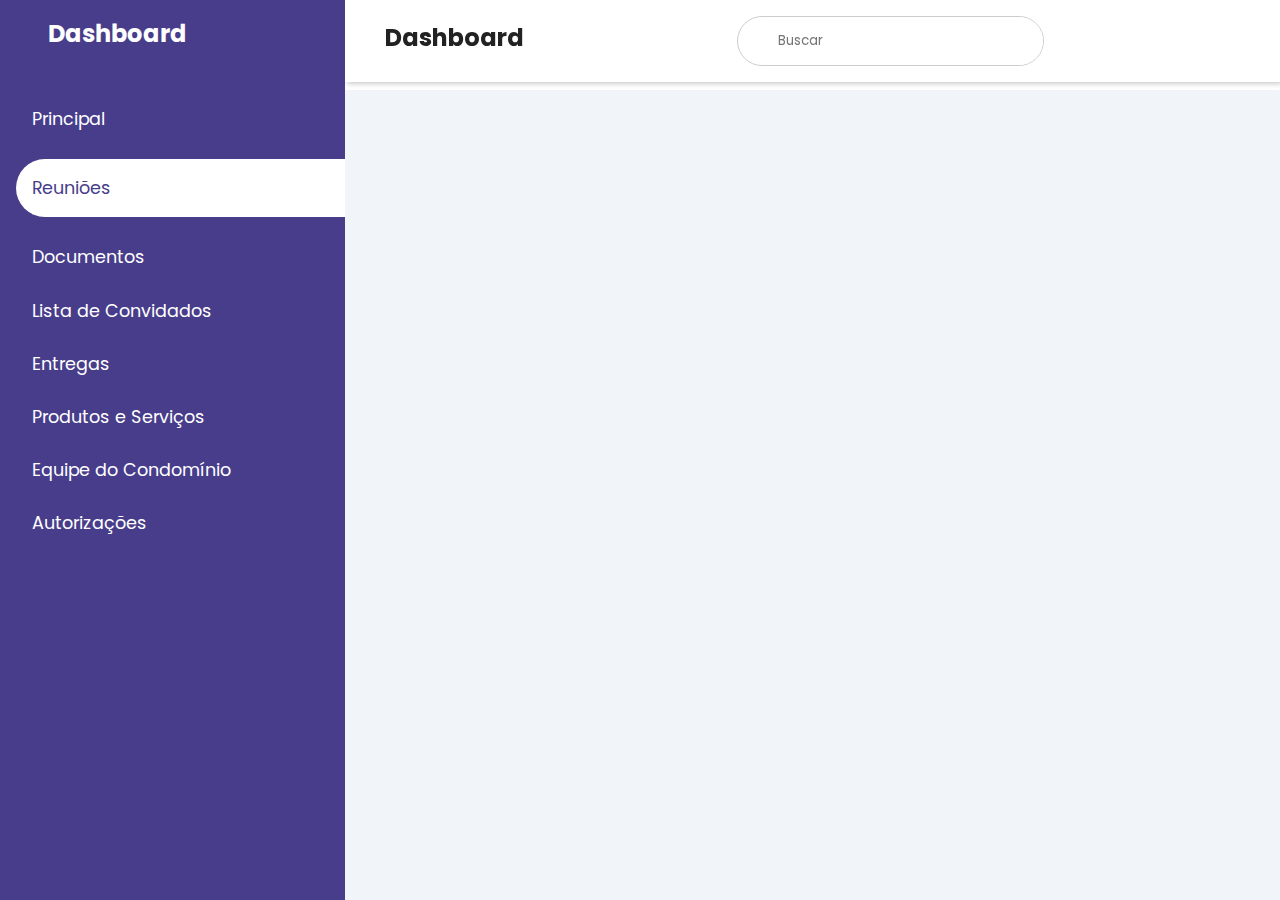
<file: pages/reunioes.html>
<!DOCTYPE html>
<html lang="pt-BR">

<head>
    <meta charset="UTF-8">
    <meta http-equiv="X-UA-Compatible" content="IE=edge">
    <meta name="viewport" content="width=device-width, initial-scale=1, maximum-scale=1">
    <title>Dashboard</title>
    <link rel="stylesheet" href="/css/pages/dashboard.css" />
    <link rel="icon" href="/images/favicon-logo.ico" media="screen" />
    <link rel="stylesheet"
        href="https://maxst.icons8.com/vue-static/landings/line-awesome/line-awesome/1.3.0/css/line-awesome.min.css">

</head>


<body>
    <input type="checkbox" id="nav-toggle">
    <div class="sidebar">
        <div class="sidebar-brand">
            <h2><span class="las la-leaf"></span><span>Dashboard</span></h2>
        </div>
        <div class="sidebar-menu">
            <ul>
                <li>
                    <a href="/pages/dashboard.html"><i class="las la-home"></i>
                        <span>Principal</span></a>
                </li>
                <li>
                    <a href="/pages/reuniao.html" class="active"><i class="las la-users"></i>
                        <span>Reuniões</span></a>
                </li>
                <li>
                    <a href="/pages/documentos.html"><i class="las la-file-pdf"></i></span>
                        <span>Documentos</span></a>
                </li>
                <li>
                    <a href="/pages/listaConvidados.html"><i class="las la-clipboard-list"></i>
                        <span>Lista de Convidados</span></a>
                </li>
                <li>
                    <a href="/pages/entregas.html"><i class="las la-truck"></i>
                        <span>Entregas</span></a>
                </li>
                <li>
                    <a href="/pages/produtosServicos.html"><i class="las la-concierge-bell"></i>
                        <span>Produtos e Serviços</span></a>
                </li>
                <li>
                    <a href="/pages/equipe.html"><i class="las la-user-circle"></i>
                        <span>Equipe do Condomínio</span></a>
                </li>
                <li>
                    <a href="/pages/autorizacoes.html"><i class="las la-unlock-alt"></i>
                        <span>Autorizações</span></a>
                </li>
            </ul>
        </div>
    </div>
    <div class="main-content">
        <header>
            <h2>
                <label for="nav-toggle">
                    <span class="las la-bars"></span>
                </label> Dashboard
            </h2>

            <div class="search-wrapper">
                <span class="las la-search"></span>
                <input type="search" placeholder="Buscar">
            </div>

            <div id="usuario-info" class="user-wrapper"></div>
        </header>
        <main>

        </main>
    </div>

    <script src="/js/jquery.min.js"></script>
    <script src="/js/pages/dashboard.js"></script>
    <script src="/js/pages/reunioes.js"></script>

</body>

</html>
</file>
<file: css/index.css>
html {
    height: 100%;
}

body {
    min-height: 100%;
}

header {
    display: flex;
    align-items: center;
    justify-content: center;
    height: 100vh;
    background: #2f285c;
    position: relative;
}

.waves {
    position: absolute;
    bottom: 0;
    left: 0;
    right: 0;
}

.wave-1 {
    animation: moveWave1 3s ease-in-out infinite alternate-reverse;
}

.wave-2 {
    animation: moveWave2 3s 1.2s ease-in-out infinite alternate;
}

.wave-3 {
    animation: moveWave3 3s 0.7s ease-in-out infinite alternate;
}


@keyframes moveWave1 {
    0% {
        transform: translateX(0px);
    }

    100% {
        transform: translateX(-350px);
    }
}

@keyframes moveWave2 {
    0% {
        transform: translateX(0);
    }

    100% {
        transform: translateX(-250px);
    }
}

@keyframes moveWave3 {
    from {
        transform: translateX(-150px);
    }
}


@media (min-width: 993px) {
    header nav.navbar.navbar-expand-lg.navbar-light.bg-light a svg.mobile-only-icon {
        display: none;
    }
}

@media (max-width: 992px) {
    header nav.navbar.navbar-expand-lg.navbar-light.bg-light a button {
        display: none;
    }
}
</file>
<file: css/pages/dashboard.css>
@import url('https://fonts.googleapis.com/css2?family=Poppins:wght@300;400;500;600&display=swap');

:root {
    --main-color: #483D8B;
    --color-dark: #1D2231;
    --text-grey: #8390A2;
}

* {
    padding: 0;
    margin: 0;
    box-sizing: border-box;
    list-style-type: none;
    text-decoration: none;
    font-family: 'Poppins', sans-serif;
}

.sidebar {
    width: 345px;
    position: fixed;
    left: 0;
    top: 0;
    height: 100%;
    background: var(--main-color);
    z-index: 100;
    transition: width 300ms;
}

.sidebar-brand {
    height: 90px;
    padding: 1rem 0rem 1rem 2rem;
    color: #fff;
}

.sidebar-brand span {
    display: inline-block;
    padding-right: 1rem;
}

.sidebar-menu {
    margin-top: 1rem;
}

.sidebar-menu li {
    width: 100%;
    margin-bottom: 1.7rem;
    padding-left: 1rem;
}

.sidebar-menu a {
    padding-left: 1rem;
    display: block;
    color: #fff;
    font-size: 1.1rem;
}

.sidebar-menu a.active {
    background: #fff;
    padding-top: 1rem;
    padding-bottom: 1rem;
    color: var(--main-color);
    border-radius: 30px 0px 0px 30px;
}

.sidebar-menu a span:first-child {
    font-size: 1.5rem;
    padding-right: 1rem;
}

#nav-toggle:checked+.sidebar {
    width: 70px;
}

#nav-toggle:checked+.sidebar .sidebar-brand,
#nav-toggle:checked+.sidebar li {
    padding-left: 1rem;
    text-align: center;
}

#nav-toggle:checked+.sidebar li a {
    padding-left: 0rem;
}

#nav-toggle:checked+.sidebar .sidebar-brand h2 span:last-child,
#nav-toggle:checked+.sidebar li a span:last-child {
    display: none;
}

#nav-toggle:checked~.main-content {
    margin-left: 70px;
}

#nav-toggle:checked~.main-content header {
    width: calc(100% - 70px);
    left: 70px;
}

.main-content {
    transition: margin-left 300ms;
    margin-left: 345px;
}

header {
    background: #fff;
    display: flex;
    justify-content: space-between;
    padding: 1rem 1.5rem;
    box-shadow: 2px 2px 5px rgba(0, 0, 0, 0.2);
    position: fixed;
    left: 345px;
    width: calc(100% - 345px);
    top: 0;
    z-index: 100;
    transition: left 300ms;
}

header h2 {
    color: #222
}

#nav-toggle {
    display: none;
}

header label span {
    font-size: 1.7rem;
    padding-right: 1rem;
}

.search-wrapper {
    border: 1px solid #ccc;
    border-radius: 30px;
    height: 50px;
    display: flex;
    align-items: center;
    overflow-x: hidden;
}

.search-wrapper span {
    display: inline;
    padding: 0rem 1rem;
    font-size: 1.4rem;
}

.search-wrapper input {
    height: 100%;
    padding: .5rem;
    border: none;
    outline: none;
}

.user-wrapper {
    display: flex;
    align-items: center;
}

.user-wrapper img {
    border-radius: 50%;
    margin-right: 1rem;
}

.user-wrapper small:first-child {
    display: inline-block;
    color: var(--text-grey);
    margin-top: -10px !important;
}

.user-wrapper a {
    margin-left: 2.5rem;
}

main {
    margin-top: 90px;
    padding: 2rem 1.5rem;
    background: #f1f5f9;
    min-height: calc(100vh - 90px);
}

.cards {
    display: grid;
    grid-template-columns: repeat(4, 1fr);
    grid-gap: 2rem;
    margin-top: 1rem;
    padding-bottom: .5rem;
}

.card-single {
    display: flex;
    justify-content: space-between;
    background: #fff;
    padding: 2rem;
    border-radius: 2px;
}

.card-single a:visited,
.card-single a:hover,
.card-single a:active {
    color: var(--main-color);
}

.card-single:hover {
    transform: scale(1.05);
    transition: transform 250ms;
}

.card-single div:last-child span {
    font-size: 3rem;
    color: var(--main-color)
}

.card-single span:first-child span {
    color: var(--text-grey);
}

.card-single:last-child {
    background: var(--main-color);
}

.card-single:last-child h1,
.card-single:last-child div span,
.card-single:last-child a:visited,
.card-single:last-child a:hover,
.card-single:last-child a:active {
    color: #fff;
}

.recent-grid {
    margin-top: 3.5rem;
    display: grid;
    grid-gap: 2rem;
    grid-template-columns: 67% auto;
}

.card {
    background: #fff;
    border-radius: 5px;
}

.card-header,
.card-body {
    padding: 1rem;
}

.card-header {
    display: flex;
    justify-content: space-between;
    align-items: center;
    border-bottom: 1px solid #f0f0f0;
}

.card-header button {
    background: var(--main-color);
    border-radius: 10px;
    color: #fff;
    font-size: .8rem;
    padding: .5rem 1rem;
    border: 1px solid var(--main-color);
}

.card-header button:hover {
    background: #6959CD;
    border-color: #6959CD;
}

table {
    border-collapse: collapse;
}

thead tr {
    border: 1px solid #f0f0f0;
    border-bottom: 1px solid #f0f0f0;
}

thead td {
    font-weight: 700;
}

td {
    padding: .5rem 1rem;
    font-size: .9rem;
    color: #222;
}

td .status {
    display: inline-block;
    height: 10px;
    width: 10px;
    border-radius: 50%;
    margin-right: 1rem;
}

tr td:last-child {
    display: flex;
    align-items: center;
}

.status.purple {
    background: rebeccapurple;
}

.status.pink {
    background: deeppink;
}

.status.orange {
    background: orangered;
}

.status.red {
    background: red;
}

.status.green {
    background: green;
}

.status.blue {
    background: blue;
}

.status.yellow {
    background: yellow;
}

#table-responsive {
    width: 100%;
    overflow-x: auto;
}

.customer {
    display: flex;
    justify-content: space-between;
    align-items: center;
    padding: .5rem 1rem;
}

.info {
    display: flex;
    align-items: center;
}

.info img {
    border-radius: 50%;
    margin-right: 1rem;
}

.info h4 {
    font-size: .8rem;
    font-weight: 700;
    color: #222;
}

.info small {
    font-weight: 600;
    color: var(--text-grey);
}

.contact span {
    font-size: 1.2rem;
    display: inline-block;
    margin-left: .5rem;
    color: var(--main-color);
}


@media only screen and (max-width: 1200px) {
    .sidebar {
        width: 70px;
    }


    .sidebar .sidebar-brand,
    .sidebar li {
        padding-left: 1rem;
        text-align: center;
    }

    .sidebar li a {
        padding-left: 0rem;
    }

    header {
        width: 100% !important;
        left: 0 !important;
    }

    .sidebar .sidebar-brand h2 span:last-child,
    .sidebar li a span:last-child {
        display: none;
    }

    .main-content {
        margin-left: 70px;
    }

    .main-content header {
        width: calc(100% - 70px);
        left: 70px;
    }

    #nav-toggle:checked+.sidebar {
        left: 0 !important;
        z-index: 100;
        width: 345px;
    }

    #nav-toggle:checked+.sidebar li a {
        padding-left: 1rem;
    }


    #nav-toggle:checked+.sidebar-menu a {
        padding-left: 1rem;
    }

    #nav-toggle:checked+.sidebar .sidebar-brand,
    #nav-toggle:checked+.sidebar li {
        padding-left: 1rem;
        text-align: left;
    }

    #nav-toggle:checked+.sidebar .sidebar-brand h2 span:last-child,
    #nav-toggle:checked+.sidebar li a span:last-child {
        display: inline;
    }

}

@media only screen and (max-width: 960px) {
    .cards {
        grid-template-columns: repeat(3, 1fr);
    }

    .recent-grid {
        grid-template-columns: 60% 40%;
    }
}

@media only screen and (max-width: 768px) {
    .cards {
        grid-template-columns: repeat(2, 1fr);
    }

    .recent-grid {
        grid-template-columns: 100%;
    }

    .search-wrapper {
        display: none;
    }

    .sidebar {
        left: -100% !important;
        transition: left 300ms;
    }

    header h2 {
        display: flex;
        align-items: center;
    }

    header h2 label {
        display: inline-block;
        background: var(--main-color);
        padding-right: 0rem;
        margin-right: 1rem;
        height: 40px;
        width: 40px;
        border-radius: 50%;
        color: #fff;
        display: flex;
        align-items: center;
        justify-content: center !important;
    }

    header h2 span {
        text-align: center;
        padding-right: 0rem;
    }

    header h2 {
        font-size: 1.1rem;
    }

    .main-content {
        width: 100%;
        margin-left: 0rem;
    }

    header {
        width: 100% !important;
        left: 0 !important;
    }

    #nav-toggle:checked+.sidebar {
        left: 0 !important;
        z-index: 100;
        width: 345px;
    }

    #nav-toggle:checked+.sidebar .sidebar-brand,
    #nav-toggle:checked+.sidebar li {
        padding-left: 2rem;
        text-align: left;
    }

    #nav-toggle:checked+.sidebar li a {
        padding-left: 1rem;
    }

    #nav-toggle:checked+.sidebar .sidebar-brand h2 span:last-child,
    #nav-toggle:checked+.sidebar li a span:last-child {
        display: inline;
    }

    #nav-toggle:checked~.main-content {
        margin-left: 0rem !important;
    }

}

@media only screen and (max-width: 560px) {
    .cards {
        grid-template-columns: 100%;
    }

    .sidebar-menu {
        padding-top: 30px;
    }
}

@media only screen and (max-width: 440px) {
    .user-wrapper {
        transform: scale(0.8);
    }
}

@media only screen and (max-width: 420px) {

    .user-wrapper h4,
    .user-wrapper small {
        display: none;
    }
}

@media only screen and (max-width: 380px) {

    .user-wrapper h4,
    .user-wrapper small,
    .user-wrapper img {
        display: none;
    }

    .user-wrapper img {
        margin-left: 40px;
    }
}
</file>
